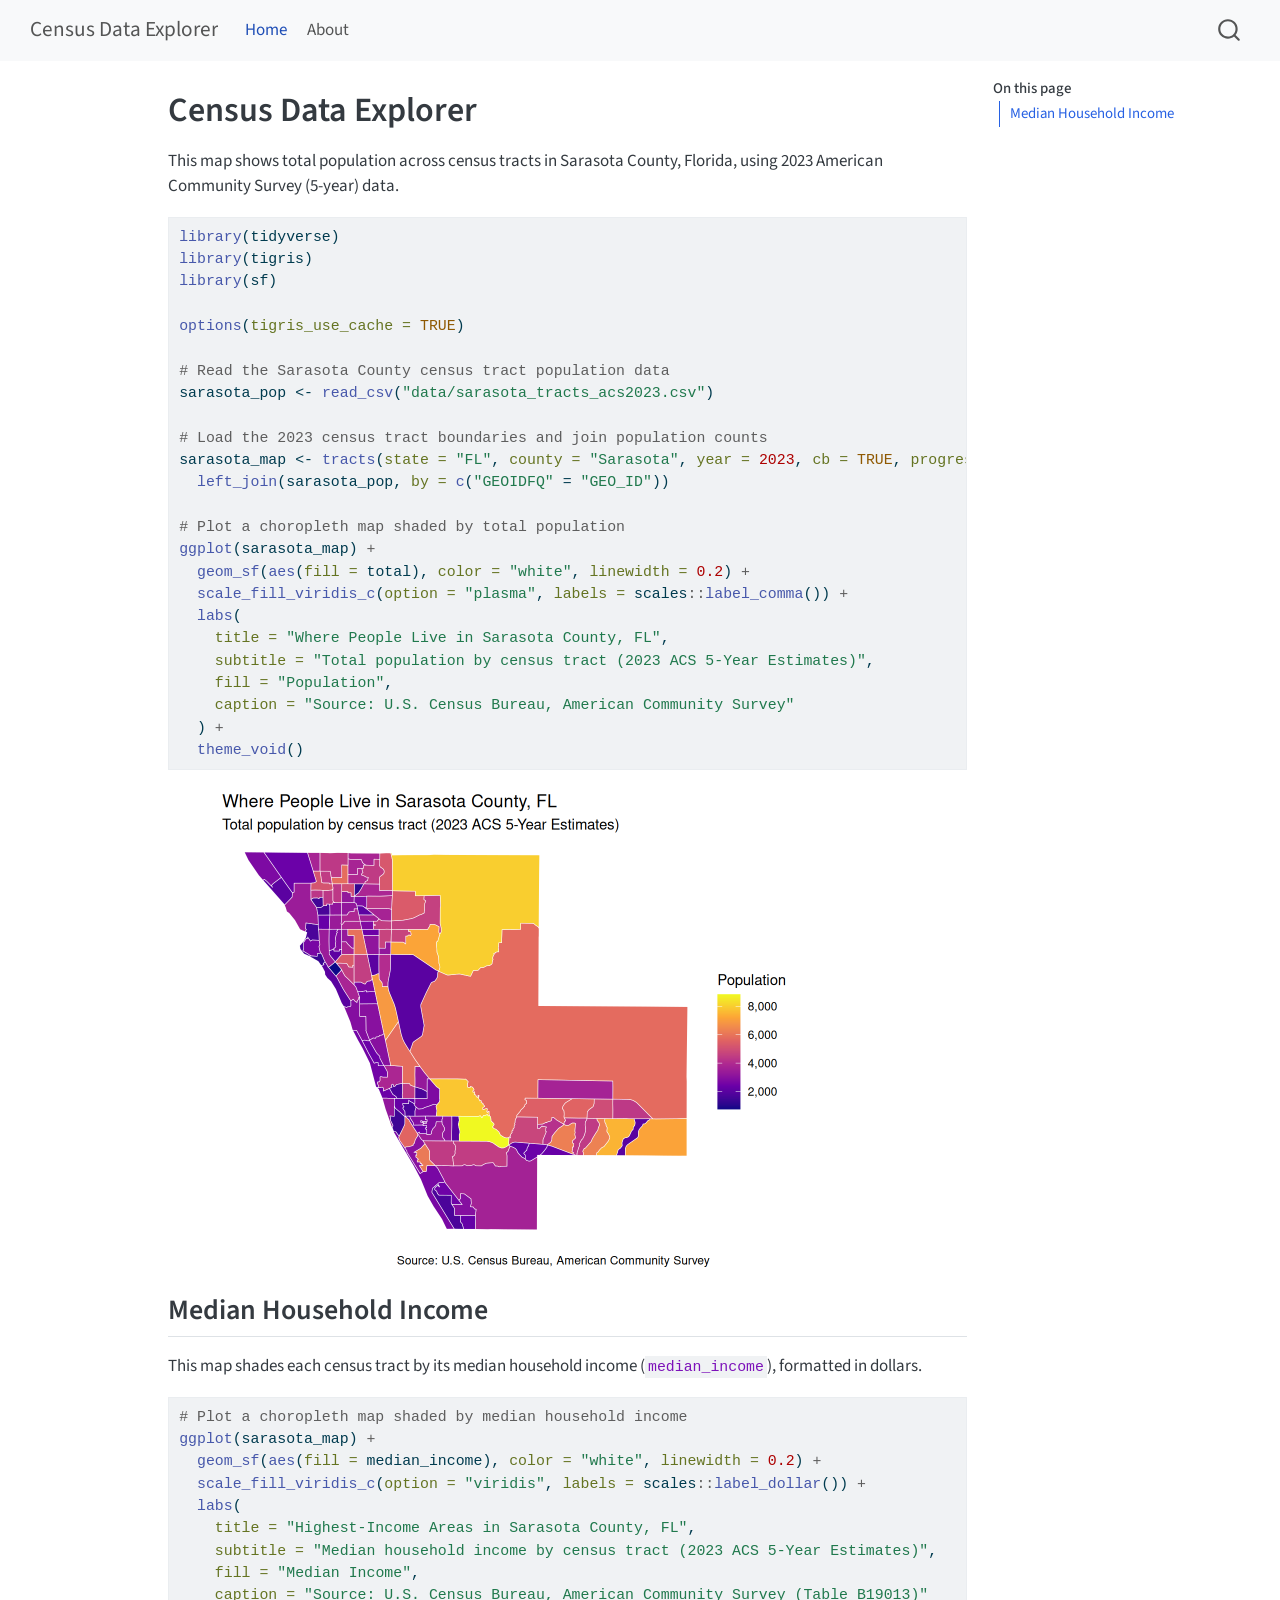
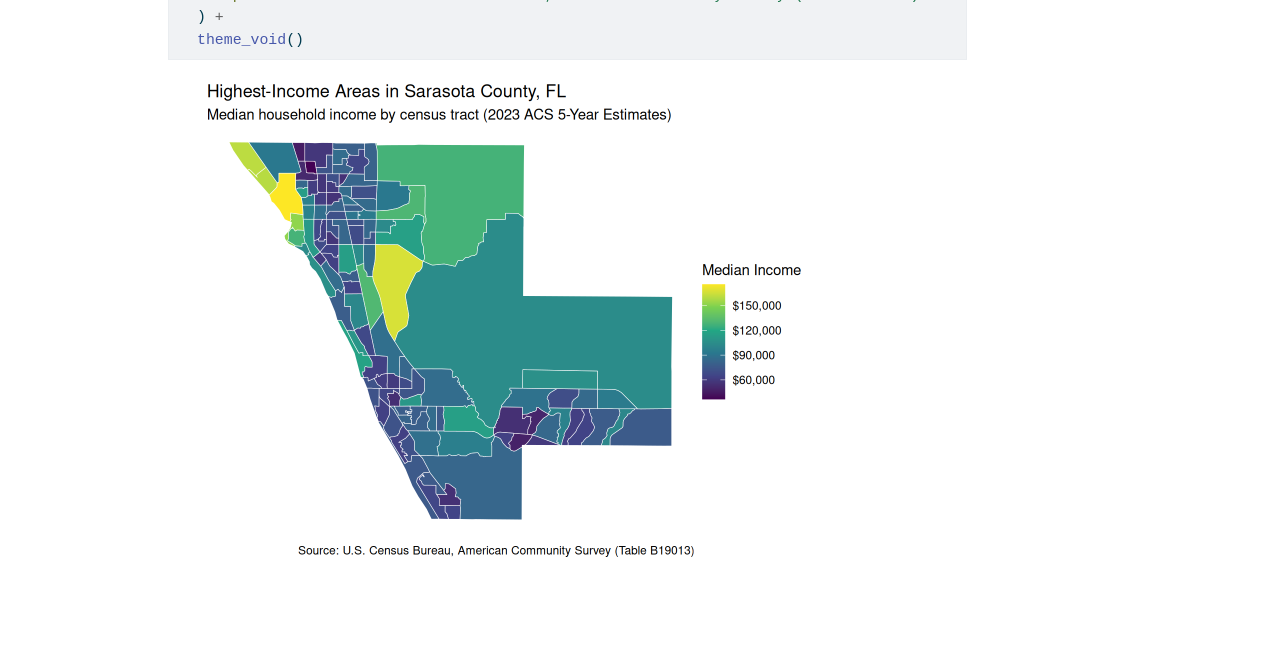
<file: index.html>
<!DOCTYPE html>
<html xmlns="http://www.w3.org/1999/xhtml" lang="en" xml:lang="en"><head>

<meta charset="utf-8">
<meta name="generator" content="quarto-1.10.19">

<meta name="viewport" content="width=device-width, initial-scale=1.0, user-scalable=yes">


<title>Census Data Explorer</title>
<style>
/* Default styles provided by pandoc.
** See https://pandoc.org/MANUAL.html#variables-for-html for config info.
*/
span.smallcaps{font-variant: small-caps;}
div.columns{display: flex; gap: 1.5em;}
div.column{flex: auto;}
@media screen {
div.columns{gap: min(4vw, 1.5em);}
div.column{overflow-x: auto;}
}
div.hanging-indent{margin-left: 1.5em; text-indent: -1.5em;}
ul.task-list{list-style: none;}
ul.task-list li input[type="checkbox"] {
  width: 0.8em;
  margin: 0 0.8em 0.2em -1em; /* quarto-specific, see https://github.com/quarto-dev/quarto-cli/issues/4556 */ 
  vertical-align: middle;
}
/* CSS for syntax highlighting */
html { -webkit-text-size-adjust: 100%; }
pre > code.sourceCode { white-space: pre; position: relative; }
pre > code.sourceCode > span { display: inline-block; line-height: 1.25; }
pre > code.sourceCode > span:empty { height: 1.2em; }
.sourceCode { overflow: visible; }
code.sourceCode > span { color: inherit; text-decoration: inherit; }
div.sourceCode { margin: 1em 0; }
pre.sourceCode { margin: 0; }
@media screen {
div.sourceCode { overflow: auto; }
}
@media print {
pre > code.sourceCode { white-space: pre-wrap; }
pre > code.sourceCode > span { text-indent: -5em; padding-left: 5em; }
}
pre.numberSource code
  { counter-reset: source-line 0; }
pre.numberSource code > span
  { position: relative; left: -4em; counter-increment: source-line; }
pre.numberSource code > span > a:first-child::before
  { content: counter(source-line);
    position: relative; left: -1em; text-align: right; vertical-align: baseline;
    border: none; display: inline-block;
    -webkit-touch-callout: none; -webkit-user-select: none;
    -khtml-user-select: none; -moz-user-select: none;
    -ms-user-select: none; user-select: none;
    padding: 0 4px; width: 4em;
  }
pre.numberSource { margin-left: 3em;  padding-left: 4px; }
div.sourceCode
  {   }
@media screen {
pre > code.sourceCode > span > a:first-child::before { text-decoration: underline; }
}
</style>


<script src="site_libs/quarto-nav/quarto-nav.js"></script>
<script src="site_libs/quarto-nav/headroom.min.js"></script>
<script src="site_libs/clipboard/clipboard.min.js"></script>
<script src="site_libs/quarto-search/autocomplete.umd.js"></script>
<script src="site_libs/quarto-search/fuse.min.js"></script>
<script src="site_libs/quarto-search/quarto-search.js"></script>
<meta name="quarto:offset" content="./">
<script src="site_libs/quarto-html/quarto.js" type="module"></script>
<script src="site_libs/quarto-html/tabsets/tabsets.js" type="module"></script>
<script src="site_libs/quarto-html/popper.min.js"></script>
<script src="site_libs/quarto-html/tippy.umd.min.js"></script>
<script src="site_libs/quarto-html/anchor.min.js"></script>
<link href="site_libs/quarto-html/tippy.css" rel="stylesheet">
<link href="site_libs/quarto-html/quarto-syntax-highlighting-bf27225e3a48a9273f3daa8f8e829971.css" rel="stylesheet" id="quarto-text-highlighting-styles">
<script src="site_libs/bootstrap/bootstrap.min.js"></script>
<link href="site_libs/bootstrap/bootstrap-icons.css" rel="stylesheet">
<link href="site_libs/bootstrap/bootstrap-977607561cd60f84a551947bb62c3781.min.css" rel="stylesheet" append-hash="true" id="quarto-bootstrap" data-mode="light">
<script id="quarto-search-options" type="application/json">{
  "location": "navbar",
  "copy-button": false,
  "collapse-after": 3,
  "panel-placement": "end",
  "type": "overlay",
  "limit": 50,
  "keyboard-shortcut": [
    "f",
    "/",
    "s"
  ],
  "show-item-context": false,
  "language": {
    "search-no-results-text": "No results",
    "search-matching-documents-text": "matching documents",
    "search-copy-link-title": "Copy link to search",
    "search-hide-matches-text": "Hide additional matches",
    "search-more-match-text": "more match in this document",
    "search-more-matches-text": "more matches in this document",
    "search-clear-button-title": "Clear",
    "search-text-placeholder": "",
    "search-detached-cancel-button-title": "Cancel",
    "search-submit-button-title": "Submit",
    "search-label": "Search"
  }
}</script>


<link rel="stylesheet" href="styles.css">
</head>

<body class="nav-fixed quarto-light">

<div id="quarto-search-results"></div>
  <header id="quarto-header" class="headroom fixed-top">
    <nav class="navbar navbar-expand-lg " data-bs-theme="dark">
      <div class="navbar-container container-fluid">
      <div class="navbar-brand-container mx-auto">
    <a class="navbar-brand" href="./index.html">
    <span class="navbar-title">Census Data Explorer</span>
    </a>
  </div>
            <div id="quarto-search" class="" title="Search"></div>
          <button class="navbar-toggler" type="button" data-bs-toggle="collapse" data-bs-target="#navbarCollapse" aria-controls="navbarCollapse" role="menu" aria-expanded="false" aria-label="Toggle navigation" onclick="if (window.quartoToggleHeadroom) { window.quartoToggleHeadroom(); }">
  <span class="navbar-toggler-icon"></span>
</button>
          <div class="collapse navbar-collapse" id="navbarCollapse">
            <ul class="navbar-nav navbar-nav-scroll me-auto">
  <li class="nav-item">
    <a class="nav-link active" href="./index.html" aria-current="page"> 
<span class="menu-text">Home</span></a>
  </li>  
  <li class="nav-item">
    <a class="nav-link" href="./about.html"> 
<span class="menu-text">About</span></a>
  </li>  
</ul>
          </div> <!-- /navcollapse -->
            <div class="quarto-navbar-tools">
</div>
      </div> <!-- /container-fluid -->
    </nav>
</header>
<!-- content -->
<div id="quarto-content" class="quarto-container page-columns page-rows-contents page-layout-article page-navbar">
<!-- sidebar -->
<!-- margin-sidebar -->
    <div id="quarto-margin-sidebar" class="sidebar margin-sidebar">
        <nav id="TOC" role="doc-toc" class="toc-active">
    <h2 id="toc-title">On this page</h2>
   
  <ul>
  <li><a href="#median-household-income" id="toc-median-household-income" class="nav-link active" data-scroll-target="#median-household-income">Median Household Income</a></li>
  </ul>
</nav>
    </div>
<!-- main -->
<main class="content" id="quarto-document-content">

<header id="title-block-header" class="quarto-title-block default">
<div class="quarto-title">
<h1 class="title">Census Data Explorer</h1>
</div>



<div class="quarto-title-meta">

    
  
    
  </div>
  


</header>


<p>This map shows total population across census tracts in Sarasota County, Florida, using 2023 American Community Survey (5-year) data.</p>
<div class="cell">
<div class="code-copy-outer-scaffold"><div class="sourceCode cell-code" id="cb1"><pre class="sourceCode r code-with-copy"><code class="sourceCode r"><span id="cb1-1"><a href="#cb1-1" aria-hidden="true" tabindex="-1"></a><span class="fu">library</span>(tidyverse)</span>
<span id="cb1-2"><a href="#cb1-2" aria-hidden="true" tabindex="-1"></a><span class="fu">library</span>(tigris)</span>
<span id="cb1-3"><a href="#cb1-3" aria-hidden="true" tabindex="-1"></a><span class="fu">library</span>(sf)</span>
<span id="cb1-4"><a href="#cb1-4" aria-hidden="true" tabindex="-1"></a></span>
<span id="cb1-5"><a href="#cb1-5" aria-hidden="true" tabindex="-1"></a><span class="fu">options</span>(<span class="at">tigris_use_cache =</span> <span class="cn">TRUE</span>)</span>
<span id="cb1-6"><a href="#cb1-6" aria-hidden="true" tabindex="-1"></a></span>
<span id="cb1-7"><a href="#cb1-7" aria-hidden="true" tabindex="-1"></a><span class="co"># Read the Sarasota County census tract population data</span></span>
<span id="cb1-8"><a href="#cb1-8" aria-hidden="true" tabindex="-1"></a>sarasota_pop <span class="ot">&lt;-</span> <span class="fu">read_csv</span>(<span class="st">"data/sarasota_tracts_acs2023.csv"</span>)</span>
<span id="cb1-9"><a href="#cb1-9" aria-hidden="true" tabindex="-1"></a></span>
<span id="cb1-10"><a href="#cb1-10" aria-hidden="true" tabindex="-1"></a><span class="co"># Load the 2023 census tract boundaries and join population counts</span></span>
<span id="cb1-11"><a href="#cb1-11" aria-hidden="true" tabindex="-1"></a>sarasota_map <span class="ot">&lt;-</span> <span class="fu">tracts</span>(<span class="at">state =</span> <span class="st">"FL"</span>, <span class="at">county =</span> <span class="st">"Sarasota"</span>, <span class="at">year =</span> <span class="dv">2023</span>, <span class="at">cb =</span> <span class="cn">TRUE</span>, <span class="at">progress_bar =</span> <span class="cn">FALSE</span>) <span class="sc">|&gt;</span></span>
<span id="cb1-12"><a href="#cb1-12" aria-hidden="true" tabindex="-1"></a>  <span class="fu">left_join</span>(sarasota_pop, <span class="at">by =</span> <span class="fu">c</span>(<span class="st">"GEOIDFQ"</span> <span class="ot">=</span> <span class="st">"GEO_ID"</span>))</span>
<span id="cb1-13"><a href="#cb1-13" aria-hidden="true" tabindex="-1"></a></span>
<span id="cb1-14"><a href="#cb1-14" aria-hidden="true" tabindex="-1"></a><span class="co"># Plot a choropleth map shaded by total population</span></span>
<span id="cb1-15"><a href="#cb1-15" aria-hidden="true" tabindex="-1"></a><span class="fu">ggplot</span>(sarasota_map) <span class="sc">+</span></span>
<span id="cb1-16"><a href="#cb1-16" aria-hidden="true" tabindex="-1"></a>  <span class="fu">geom_sf</span>(<span class="fu">aes</span>(<span class="at">fill =</span> total), <span class="at">color =</span> <span class="st">"white"</span>, <span class="at">linewidth =</span> <span class="fl">0.2</span>) <span class="sc">+</span></span>
<span id="cb1-17"><a href="#cb1-17" aria-hidden="true" tabindex="-1"></a>  <span class="fu">scale_fill_viridis_c</span>(<span class="at">option =</span> <span class="st">"plasma"</span>, <span class="at">labels =</span> scales<span class="sc">::</span><span class="fu">label_comma</span>()) <span class="sc">+</span></span>
<span id="cb1-18"><a href="#cb1-18" aria-hidden="true" tabindex="-1"></a>  <span class="fu">labs</span>(</span>
<span id="cb1-19"><a href="#cb1-19" aria-hidden="true" tabindex="-1"></a>    <span class="at">title =</span> <span class="st">"Where People Live in Sarasota County, FL"</span>,</span>
<span id="cb1-20"><a href="#cb1-20" aria-hidden="true" tabindex="-1"></a>    <span class="at">subtitle =</span> <span class="st">"Total population by census tract (2023 ACS 5-Year Estimates)"</span>,</span>
<span id="cb1-21"><a href="#cb1-21" aria-hidden="true" tabindex="-1"></a>    <span class="at">fill =</span> <span class="st">"Population"</span>,</span>
<span id="cb1-22"><a href="#cb1-22" aria-hidden="true" tabindex="-1"></a>    <span class="at">caption =</span> <span class="st">"Source: U.S. Census Bureau, American Community Survey"</span></span>
<span id="cb1-23"><a href="#cb1-23" aria-hidden="true" tabindex="-1"></a>  ) <span class="sc">+</span></span>
<span id="cb1-24"><a href="#cb1-24" aria-hidden="true" tabindex="-1"></a>  <span class="fu">theme_void</span>()</span></code></pre></div><button title="Copy to Clipboard" class="code-copy-button"><i class="bi"></i></button></div>
<div class="cell-output-display">
<div>
<figure class="figure">
<p><img src="index_files/figure-html/unnamed-chunk-1-1.png" class="img-fluid figure-img" width="672"></p>
</figure>
</div>
</div>
</div>
<section id="median-household-income" class="level2">
<h2 class="anchored" data-anchor-id="median-household-income">Median Household Income</h2>
<p>This map shades each census tract by its median household income (<code>median_income</code>), formatted in dollars.</p>
<div class="cell">
<div class="code-copy-outer-scaffold"><div class="sourceCode cell-code" id="cb2"><pre class="sourceCode r code-with-copy"><code class="sourceCode r"><span id="cb2-1"><a href="#cb2-1" aria-hidden="true" tabindex="-1"></a><span class="co"># Plot a choropleth map shaded by median household income</span></span>
<span id="cb2-2"><a href="#cb2-2" aria-hidden="true" tabindex="-1"></a><span class="fu">ggplot</span>(sarasota_map) <span class="sc">+</span></span>
<span id="cb2-3"><a href="#cb2-3" aria-hidden="true" tabindex="-1"></a>  <span class="fu">geom_sf</span>(<span class="fu">aes</span>(<span class="at">fill =</span> median_income), <span class="at">color =</span> <span class="st">"white"</span>, <span class="at">linewidth =</span> <span class="fl">0.2</span>) <span class="sc">+</span></span>
<span id="cb2-4"><a href="#cb2-4" aria-hidden="true" tabindex="-1"></a>  <span class="fu">scale_fill_viridis_c</span>(<span class="at">option =</span> <span class="st">"viridis"</span>, <span class="at">labels =</span> scales<span class="sc">::</span><span class="fu">label_dollar</span>()) <span class="sc">+</span></span>
<span id="cb2-5"><a href="#cb2-5" aria-hidden="true" tabindex="-1"></a>  <span class="fu">labs</span>(</span>
<span id="cb2-6"><a href="#cb2-6" aria-hidden="true" tabindex="-1"></a>    <span class="at">title =</span> <span class="st">"Highest-Income Areas in Sarasota County, FL"</span>,</span>
<span id="cb2-7"><a href="#cb2-7" aria-hidden="true" tabindex="-1"></a>    <span class="at">subtitle =</span> <span class="st">"Median household income by census tract (2023 ACS 5-Year Estimates)"</span>,</span>
<span id="cb2-8"><a href="#cb2-8" aria-hidden="true" tabindex="-1"></a>    <span class="at">fill =</span> <span class="st">"Median Income"</span>,</span>
<span id="cb2-9"><a href="#cb2-9" aria-hidden="true" tabindex="-1"></a>    <span class="at">caption =</span> <span class="st">"Source: U.S. Census Bureau, American Community Survey (Table B19013)"</span></span>
<span id="cb2-10"><a href="#cb2-10" aria-hidden="true" tabindex="-1"></a>  ) <span class="sc">+</span></span>
<span id="cb2-11"><a href="#cb2-11" aria-hidden="true" tabindex="-1"></a>  <span class="fu">theme_void</span>()</span></code></pre></div><button title="Copy to Clipboard" class="code-copy-button"><i class="bi"></i></button></div>
<div class="cell-output-display">
<div>
<figure class="figure">
<p><img src="index_files/figure-html/unnamed-chunk-2-1.png" class="img-fluid figure-img" width="672"></p>
</figure>
</div>
</div>
</div>


</section>

</main> <!-- /main -->
<script id="quarto-html-after-body" type="application/javascript">
  window.document.addEventListener("DOMContentLoaded", function (event) {
    const icon = "";
    const anchorJS = new window.AnchorJS();
    anchorJS.options = {
      placement: 'right',
      icon: icon
    };
    anchorJS.add('.anchored');
    const isCodeAnnotation = (el) => {
      for (const clz of el.classList) {
        if (clz.startsWith('code-annotation-')) {                     
          return true;
        }
      }
      return false;
    }
    const onCopySuccess = function(e) {
      // button target
      const button = e.trigger;
      // don't keep focus
      button.blur();
      // flash "checked"
      button.classList.add('code-copy-button-checked');
      var currentTitle = button.getAttribute("title");
      button.setAttribute("title", "Copied!");
      let tooltip;
      if (window.bootstrap) {
        button.setAttribute("data-bs-toggle", "tooltip");
        button.setAttribute("data-bs-placement", "left");
        button.setAttribute("data-bs-title", "Copied!");
        tooltip = new bootstrap.Tooltip(button, 
          { trigger: "manual", 
            customClass: "code-copy-button-tooltip",
            offset: [0, -8]});
        tooltip.show();    
      }
      setTimeout(function() {
        if (tooltip) {
          tooltip.hide();
          button.removeAttribute("data-bs-title");
          button.removeAttribute("data-bs-toggle");
          button.removeAttribute("data-bs-placement");
        }
        button.setAttribute("title", currentTitle);
        button.classList.remove('code-copy-button-checked');
      }, 1000);
      // clear code selection
      e.clearSelection();
    }
    const getTextToCopy = function(trigger) {
      const outerScaffold = trigger.parentElement.cloneNode(true);
      const codeEl = outerScaffold.querySelector('code');
      for (const childEl of codeEl.children) {
        if (isCodeAnnotation(childEl)) {
          childEl.remove();
        }
      }
      return codeEl.innerText;
    }
    const clipboard = new window.ClipboardJS('.code-copy-button:not([data-in-quarto-modal])', {
      text: getTextToCopy
    });
    clipboard.on('success', onCopySuccess);
    if (window.document.getElementById('quarto-embedded-source-code-modal')) {
      const clipboardModal = new window.ClipboardJS('.code-copy-button[data-in-quarto-modal]', {
        text: getTextToCopy,
        container: window.document.getElementById('quarto-embedded-source-code-modal')
      });
      clipboardModal.on('success', onCopySuccess);
    }
      var localhostRegex = new RegExp(/^(?:http|https):\/\/localhost\:?[0-9]*\//);
      var mailtoRegex = new RegExp(/^mailto:/);
        var filterRegex = new RegExp("https:\/\/Lizzie-Spee21\.github\.io\/census\/");
      var isInternal = (href) => {
          return filterRegex.test(href) || localhostRegex.test(href) || mailtoRegex.test(href);
      }
      // Inspect non-navigation links and adorn them if external
     var links = window.document.querySelectorAll('a[href]:not(.nav-link):not(.navbar-brand):not(.toc-action):not(.sidebar-link):not(.sidebar-item-toggle):not(.pagination-link):not(.no-external):not([aria-hidden]):not(.dropdown-item):not(.quarto-navigation-tool):not(.about-link)');
      for (var i=0; i<links.length; i++) {
        const link = links[i];
        if (!isInternal(link.href)) {
          // undo the damage that might have been done by quarto-nav.js in the case of
          // links that we want to consider external
          if (link.dataset.originalHref !== undefined) {
            link.href = link.dataset.originalHref;
          }
        }
      }
    function tippyHover(el, contentFn, onTriggerFn, onUntriggerFn) {
      const config = {
        allowHTML: true,
        maxWidth: 500,
        delay: 100,
        arrow: false,
        appendTo: function(el) {
            return el.parentElement;
        },
        interactive: true,
        interactiveBorder: 10,
        theme: 'quarto',
        placement: 'bottom-start',
      };
      if (contentFn) {
        config.content = contentFn;
      }
      if (onTriggerFn) {
        config.onTrigger = onTriggerFn;
      }
      if (onUntriggerFn) {
        config.onUntrigger = onUntriggerFn;
      }
      window.tippy(el, config); 
    }
    const noterefs = window.document.querySelectorAll('a[role="doc-noteref"]');
    for (var i=0; i<noterefs.length; i++) {
      const ref = noterefs[i];
      tippyHover(ref, function() {
        // use id or data attribute instead here
        let href = ref.getAttribute('data-footnote-href') || ref.getAttribute('href');
        try { href = new URL(href).hash; } catch {}
        const id = href.replace(/^#\/?/, "");
        const note = window.document.getElementById(id);
        if (note) {
          return note.innerHTML;
        } else {
          return "";
        }
      });
    }
    const xrefs = window.document.querySelectorAll('a.quarto-xref');
    const processXRef = (id, note) => {
      // Strip column container classes
      const stripColumnClz = (el) => {
        el.classList.remove("page-full", "page-columns");
        if (el.children) {
          for (const child of el.children) {
            stripColumnClz(child);
          }
        }
      }
      stripColumnClz(note)
      if (id === null || id.startsWith('sec-')) {
        // Special case sections, only their first couple elements
        const container = document.createElement("div");
        if (note.children && note.children.length > 2) {
          container.appendChild(note.children[0].cloneNode(true));
          for (let i = 1; i < note.children.length; i++) {
            const child = note.children[i];
            if (child.tagName === "P" && child.innerText === "") {
              continue;
            } else {
              container.appendChild(child.cloneNode(true));
              break;
            }
          }
          if (window.Quarto?.typesetMath) {
            window.Quarto.typesetMath(container);
          }
          return container.innerHTML
        } else {
          if (window.Quarto?.typesetMath) {
            window.Quarto.typesetMath(note);
          }
          return note.innerHTML;
        }
      } else {
        // Remove any anchor links if they are present
        const anchorLink = note.querySelector('a.anchorjs-link');
        if (anchorLink) {
          anchorLink.remove();
        }
        if (window.Quarto?.typesetMath) {
          window.Quarto.typesetMath(note);
        }
        if (note.classList.contains("callout")) {
          return note.outerHTML;
        } else {
          return note.innerHTML;
        }
      }
    }
    for (var i=0; i<xrefs.length; i++) {
      const xref = xrefs[i];
      tippyHover(xref, undefined, function(instance) {
        instance.disable();
        let url = xref.getAttribute('href');
        let hash = undefined; 
        if (url.startsWith('#')) {
          hash = url;
        } else {
          try { hash = new URL(url).hash; } catch {}
        }
        if (hash) {
          const id = hash.replace(/^#\/?/, "");
          const note = window.document.getElementById(id);
          if (note !== null) {
            try {
              const html = processXRef(id, note.cloneNode(true));
              instance.setContent(html);
            } finally {
              instance.enable();
              instance.show();
            }
          } else {
            // See if we can fetch this
            fetch(url.split('#')[0])
            .then(res => res.text())
            .then(html => {
              const parser = new DOMParser();
              const htmlDoc = parser.parseFromString(html, "text/html");
              const note = htmlDoc.getElementById(id);
              if (note !== null) {
                const html = processXRef(id, note);
                instance.setContent(html);
              } 
            }).finally(() => {
              instance.enable();
              instance.show();
            });
          }
        } else {
          // See if we can fetch a full url (with no hash to target)
          // This is a special case and we should probably do some content thinning / targeting
          fetch(url)
          .then(res => res.text())
          .then(html => {
            const parser = new DOMParser();
            const htmlDoc = parser.parseFromString(html, "text/html");
            const note = htmlDoc.querySelector('main.content');
            if (note !== null) {
              // This should only happen for chapter cross references
              // (since there is no id in the URL)
              // remove the first header
              if (note.children.length > 0 && note.children[0].tagName === "HEADER") {
                note.children[0].remove();
              }
              const html = processXRef(null, note);
              instance.setContent(html);
            } 
          }).finally(() => {
            instance.enable();
            instance.show();
          });
        }
      }, function(instance) {
      });
    }
        let selectedAnnoteEl;
        const selectorForAnnotation = ( cell, annotation) => {
          let cellAttr = 'data-code-cell="' + cell + '"';
          let lineAttr = 'data-code-annotation="' +  annotation + '"';
          const selector = 'span[' + cellAttr + '][' + lineAttr + ']';
          return selector;
        }
        const selectCodeLines = (annoteEl) => {
          const doc = window.document;
          const targetCell = annoteEl.getAttribute("data-target-cell");
          const targetAnnotation = annoteEl.getAttribute("data-target-annotation");
          const annoteSpan = window.document.querySelector(selectorForAnnotation(targetCell, targetAnnotation));
          const lines = annoteSpan.getAttribute("data-code-lines").split(",");
          const lineIds = lines.map((line) => {
            return targetCell + "-" + line;
          })
          let top = null;
          let height = null;
          let parent = null;
          if (lineIds.length > 0) {
              //compute the position of the single el (top and bottom and make a div)
              const el = window.document.getElementById(lineIds[0]);
              top = el.offsetTop;
              height = el.offsetHeight;
              parent = el.parentElement.parentElement;
            if (lineIds.length > 1) {
              const lastEl = window.document.getElementById(lineIds[lineIds.length - 1]);
              const bottom = lastEl.offsetTop + lastEl.offsetHeight;
              height = bottom - top;
            }
            if (top !== null && height !== null && parent !== null) {
              // cook up a div (if necessary) and position it 
              let div = window.document.getElementById("code-annotation-line-highlight");
              if (div === null) {
                div = window.document.createElement("div");
                div.setAttribute("id", "code-annotation-line-highlight");
                div.style.position = 'absolute';
                parent.appendChild(div);
              }
              div.style.top = top - 2 + "px";
              div.style.height = height + 4 + "px";
              div.style.left = 0;
              let gutterDiv = window.document.getElementById("code-annotation-line-highlight-gutter");
              if (gutterDiv === null) {
                gutterDiv = window.document.createElement("div");
                gutterDiv.setAttribute("id", "code-annotation-line-highlight-gutter");
                gutterDiv.style.position = 'absolute';
                const codeCell = window.document.getElementById(targetCell);
                const gutter = codeCell.querySelector('.code-annotation-gutter');
                gutter.appendChild(gutterDiv);
              }
              gutterDiv.style.top = top - 2 + "px";
              gutterDiv.style.height = height + 4 + "px";
            }
            selectedAnnoteEl = annoteEl;
          }
        };
        const unselectCodeLines = () => {
          const elementsIds = ["code-annotation-line-highlight", "code-annotation-line-highlight-gutter"];
          elementsIds.forEach((elId) => {
            const div = window.document.getElementById(elId);
            if (div) {
              div.remove();
            }
          });
          selectedAnnoteEl = undefined;
        };
          // Handle positioning of the toggle
      window.addEventListener(
        "resize",
        throttle(() => {
          elRect = undefined;
          if (selectedAnnoteEl) {
            selectCodeLines(selectedAnnoteEl);
          }
        }, 10)
      );
      function throttle(fn, ms) {
      let throttle = false;
      let timer;
        return (...args) => {
          if(!throttle) { // first call gets through
              fn.apply(this, args);
              throttle = true;
          } else { // all the others get throttled
              if(timer) clearTimeout(timer); // cancel #2
              timer = setTimeout(() => {
                fn.apply(this, args);
                timer = throttle = false;
              }, ms);
          }
        };
      }
        // Attach click handler to the DT
        const annoteDls = window.document.querySelectorAll('dt[data-target-cell]');
        for (const annoteDlNode of annoteDls) {
          annoteDlNode.addEventListener('click', (event) => {
            const clickedEl = event.target;
            if (clickedEl !== selectedAnnoteEl) {
              unselectCodeLines();
              const activeEl = window.document.querySelector('dt[data-target-cell].code-annotation-active');
              if (activeEl) {
                activeEl.classList.remove('code-annotation-active');
              }
              selectCodeLines(clickedEl);
              clickedEl.classList.add('code-annotation-active');
            } else {
              // Unselect the line
              unselectCodeLines();
              clickedEl.classList.remove('code-annotation-active');
            }
          });
        }
    const findCites = (el) => {
      const parentEl = el.parentElement;
      if (parentEl) {
        const cites = parentEl.dataset.cites;
        if (cites) {
          return {
            el,
            cites: cites.split(' ')
          };
        } else {
          return findCites(el.parentElement)
        }
      } else {
        return undefined;
      }
    };
    var bibliorefs = window.document.querySelectorAll('a[role="doc-biblioref"]');
    for (var i=0; i<bibliorefs.length; i++) {
      const ref = bibliorefs[i];
      const citeInfo = findCites(ref);
      if (citeInfo) {
        tippyHover(citeInfo.el, function() {
          var popup = window.document.createElement('div');
          citeInfo.cites.forEach(function(cite) {
            var citeDiv = window.document.createElement('div');
            citeDiv.classList.add('hanging-indent');
            citeDiv.classList.add('csl-entry');
            var biblioDiv = window.document.getElementById('ref-' + cite);
            if (biblioDiv) {
              citeDiv.innerHTML = biblioDiv.innerHTML;
            }
            popup.appendChild(citeDiv);
          });
          return popup.innerHTML;
        });
      }
    }
  });
  </script>
</div> <!-- /content -->




</body></html>
</file>
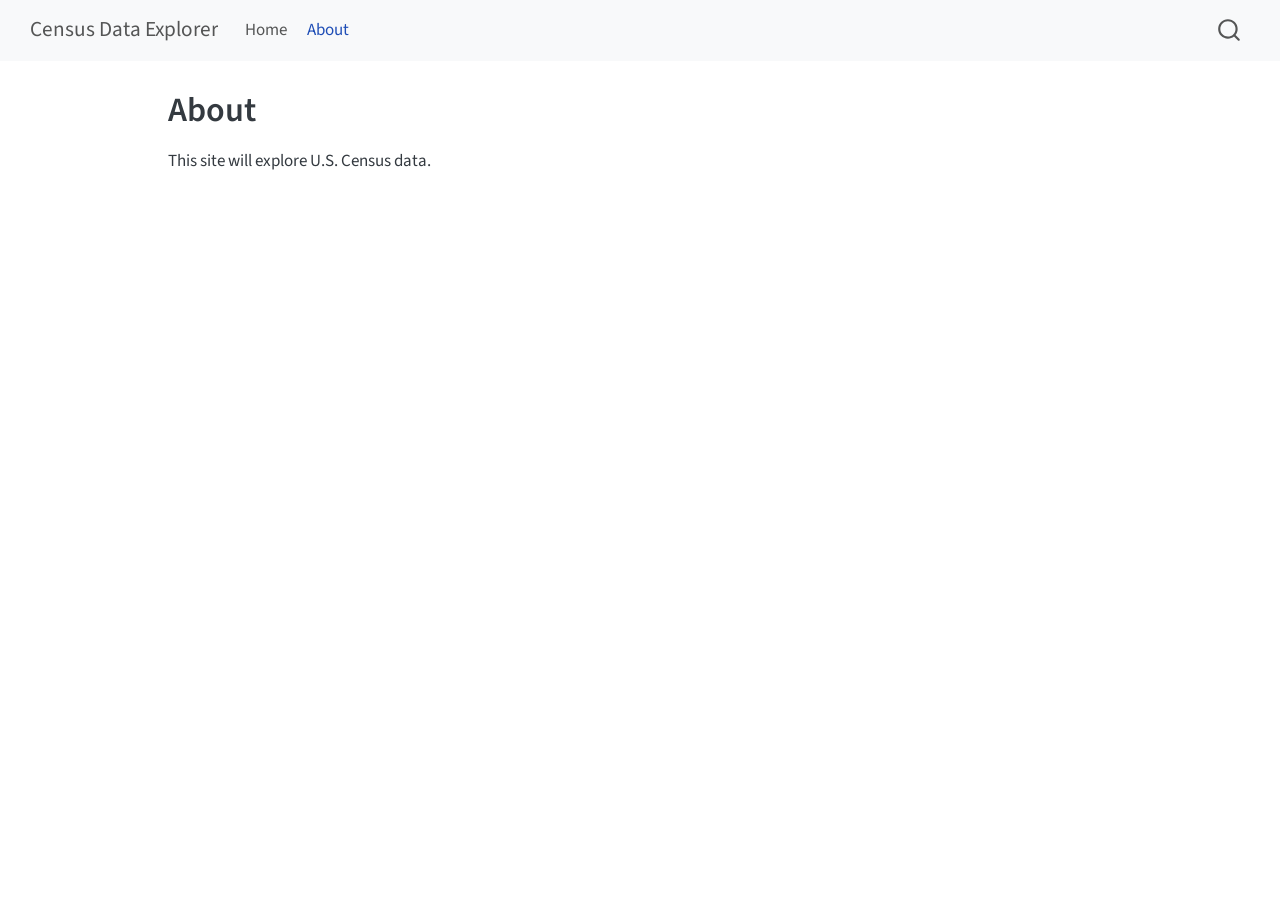
<file: about.html>
<!DOCTYPE html>
<html xmlns="http://www.w3.org/1999/xhtml" lang="en" xml:lang="en"><head>

<meta charset="utf-8">
<meta name="generator" content="quarto-1.10.19">

<meta name="viewport" content="width=device-width, initial-scale=1.0, user-scalable=yes">


<title>About – Census Data Explorer</title>
<style>
/* Default styles provided by pandoc.
** See https://pandoc.org/MANUAL.html#variables-for-html for config info.
*/
span.smallcaps{font-variant: small-caps;}
div.columns{display: flex; gap: 1.5em;}
div.column{flex: auto;}
@media screen {
div.columns{gap: min(4vw, 1.5em);}
div.column{overflow-x: auto;}
}
div.hanging-indent{margin-left: 1.5em; text-indent: -1.5em;}
ul.task-list{list-style: none;}
ul.task-list li input[type="checkbox"] {
  width: 0.8em;
  margin: 0 0.8em 0.2em -1em; /* quarto-specific, see https://github.com/quarto-dev/quarto-cli/issues/4556 */ 
  vertical-align: middle;
}
</style>


<script src="site_libs/quarto-nav/quarto-nav.js"></script>
<script src="site_libs/quarto-nav/headroom.min.js"></script>
<script src="site_libs/clipboard/clipboard.min.js"></script>
<script src="site_libs/quarto-search/autocomplete.umd.js"></script>
<script src="site_libs/quarto-search/fuse.min.js"></script>
<script src="site_libs/quarto-search/quarto-search.js"></script>
<meta name="quarto:offset" content="./">
<script src="site_libs/quarto-html/quarto.js" type="module"></script>
<script src="site_libs/quarto-html/tabsets/tabsets.js" type="module"></script>
<script src="site_libs/quarto-html/popper.min.js"></script>
<script src="site_libs/quarto-html/tippy.umd.min.js"></script>
<script src="site_libs/quarto-html/anchor.min.js"></script>
<link href="site_libs/quarto-html/tippy.css" rel="stylesheet">
<link href="site_libs/quarto-html/quarto-syntax-highlighting-bf27225e3a48a9273f3daa8f8e829971.css" rel="stylesheet" id="quarto-text-highlighting-styles">
<script src="site_libs/bootstrap/bootstrap.min.js"></script>
<link href="site_libs/bootstrap/bootstrap-icons.css" rel="stylesheet">
<link href="site_libs/bootstrap/bootstrap-977607561cd60f84a551947bb62c3781.min.css" rel="stylesheet" append-hash="true" id="quarto-bootstrap" data-mode="light">
<script id="quarto-search-options" type="application/json">{
  "location": "navbar",
  "copy-button": false,
  "collapse-after": 3,
  "panel-placement": "end",
  "type": "overlay",
  "limit": 50,
  "keyboard-shortcut": [
    "f",
    "/",
    "s"
  ],
  "show-item-context": false,
  "language": {
    "search-no-results-text": "No results",
    "search-matching-documents-text": "matching documents",
    "search-copy-link-title": "Copy link to search",
    "search-hide-matches-text": "Hide additional matches",
    "search-more-match-text": "more match in this document",
    "search-more-matches-text": "more matches in this document",
    "search-clear-button-title": "Clear",
    "search-text-placeholder": "",
    "search-detached-cancel-button-title": "Cancel",
    "search-submit-button-title": "Submit",
    "search-label": "Search"
  }
}</script>


<link rel="stylesheet" href="styles.css">
</head>

<body class="nav-fixed quarto-light">

<div id="quarto-search-results"></div>
  <header id="quarto-header" class="headroom fixed-top">
    <nav class="navbar navbar-expand-lg " data-bs-theme="dark">
      <div class="navbar-container container-fluid">
      <div class="navbar-brand-container mx-auto">
    <a class="navbar-brand" href="./index.html">
    <span class="navbar-title">Census Data Explorer</span>
    </a>
  </div>
            <div id="quarto-search" class="" title="Search"></div>
          <button class="navbar-toggler" type="button" data-bs-toggle="collapse" data-bs-target="#navbarCollapse" aria-controls="navbarCollapse" role="menu" aria-expanded="false" aria-label="Toggle navigation" onclick="if (window.quartoToggleHeadroom) { window.quartoToggleHeadroom(); }">
  <span class="navbar-toggler-icon"></span>
</button>
          <div class="collapse navbar-collapse" id="navbarCollapse">
            <ul class="navbar-nav navbar-nav-scroll me-auto">
  <li class="nav-item">
    <a class="nav-link" href="./index.html"> 
<span class="menu-text">Home</span></a>
  </li>  
  <li class="nav-item">
    <a class="nav-link active" href="./about.html" aria-current="page"> 
<span class="menu-text">About</span></a>
  </li>  
</ul>
          </div> <!-- /navcollapse -->
            <div class="quarto-navbar-tools">
</div>
      </div> <!-- /container-fluid -->
    </nav>
</header>
<!-- content -->
<div id="quarto-content" class="quarto-container page-columns page-rows-contents page-layout-article page-navbar">
<!-- sidebar -->
<!-- margin-sidebar -->
    <div id="quarto-margin-sidebar" class="sidebar margin-sidebar zindex-bottom">
        
    </div>
<!-- main -->
<main class="content" id="quarto-document-content">

<header id="title-block-header" class="quarto-title-block default">
<div class="quarto-title">
<h1 class="title">About</h1>
</div>



<div class="quarto-title-meta">

    
  
    
  </div>
  


</header>


<p>This site will explore U.S. Census data.</p>



</main> <!-- /main -->
<script id="quarto-html-after-body" type="application/javascript">
  window.document.addEventListener("DOMContentLoaded", function (event) {
    const icon = "";
    const anchorJS = new window.AnchorJS();
    anchorJS.options = {
      placement: 'right',
      icon: icon
    };
    anchorJS.add('.anchored');
    const isCodeAnnotation = (el) => {
      for (const clz of el.classList) {
        if (clz.startsWith('code-annotation-')) {                     
          return true;
        }
      }
      return false;
    }
    const onCopySuccess = function(e) {
      // button target
      const button = e.trigger;
      // don't keep focus
      button.blur();
      // flash "checked"
      button.classList.add('code-copy-button-checked');
      var currentTitle = button.getAttribute("title");
      button.setAttribute("title", "Copied!");
      let tooltip;
      if (window.bootstrap) {
        button.setAttribute("data-bs-toggle", "tooltip");
        button.setAttribute("data-bs-placement", "left");
        button.setAttribute("data-bs-title", "Copied!");
        tooltip = new bootstrap.Tooltip(button, 
          { trigger: "manual", 
            customClass: "code-copy-button-tooltip",
            offset: [0, -8]});
        tooltip.show();    
      }
      setTimeout(function() {
        if (tooltip) {
          tooltip.hide();
          button.removeAttribute("data-bs-title");
          button.removeAttribute("data-bs-toggle");
          button.removeAttribute("data-bs-placement");
        }
        button.setAttribute("title", currentTitle);
        button.classList.remove('code-copy-button-checked');
      }, 1000);
      // clear code selection
      e.clearSelection();
    }
    const getTextToCopy = function(trigger) {
      const outerScaffold = trigger.parentElement.cloneNode(true);
      const codeEl = outerScaffold.querySelector('code');
      for (const childEl of codeEl.children) {
        if (isCodeAnnotation(childEl)) {
          childEl.remove();
        }
      }
      return codeEl.innerText;
    }
    const clipboard = new window.ClipboardJS('.code-copy-button:not([data-in-quarto-modal])', {
      text: getTextToCopy
    });
    clipboard.on('success', onCopySuccess);
    if (window.document.getElementById('quarto-embedded-source-code-modal')) {
      const clipboardModal = new window.ClipboardJS('.code-copy-button[data-in-quarto-modal]', {
        text: getTextToCopy,
        container: window.document.getElementById('quarto-embedded-source-code-modal')
      });
      clipboardModal.on('success', onCopySuccess);
    }
      var localhostRegex = new RegExp(/^(?:http|https):\/\/localhost\:?[0-9]*\//);
      var mailtoRegex = new RegExp(/^mailto:/);
        var filterRegex = new RegExp("https:\/\/Lizzie-Spee21\.github\.io\/census\/");
      var isInternal = (href) => {
          return filterRegex.test(href) || localhostRegex.test(href) || mailtoRegex.test(href);
      }
      // Inspect non-navigation links and adorn them if external
     var links = window.document.querySelectorAll('a[href]:not(.nav-link):not(.navbar-brand):not(.toc-action):not(.sidebar-link):not(.sidebar-item-toggle):not(.pagination-link):not(.no-external):not([aria-hidden]):not(.dropdown-item):not(.quarto-navigation-tool):not(.about-link)');
      for (var i=0; i<links.length; i++) {
        const link = links[i];
        if (!isInternal(link.href)) {
          // undo the damage that might have been done by quarto-nav.js in the case of
          // links that we want to consider external
          if (link.dataset.originalHref !== undefined) {
            link.href = link.dataset.originalHref;
          }
        }
      }
    function tippyHover(el, contentFn, onTriggerFn, onUntriggerFn) {
      const config = {
        allowHTML: true,
        maxWidth: 500,
        delay: 100,
        arrow: false,
        appendTo: function(el) {
            return el.parentElement;
        },
        interactive: true,
        interactiveBorder: 10,
        theme: 'quarto',
        placement: 'bottom-start',
      };
      if (contentFn) {
        config.content = contentFn;
      }
      if (onTriggerFn) {
        config.onTrigger = onTriggerFn;
      }
      if (onUntriggerFn) {
        config.onUntrigger = onUntriggerFn;
      }
      window.tippy(el, config); 
    }
    const noterefs = window.document.querySelectorAll('a[role="doc-noteref"]');
    for (var i=0; i<noterefs.length; i++) {
      const ref = noterefs[i];
      tippyHover(ref, function() {
        // use id or data attribute instead here
        let href = ref.getAttribute('data-footnote-href') || ref.getAttribute('href');
        try { href = new URL(href).hash; } catch {}
        const id = href.replace(/^#\/?/, "");
        const note = window.document.getElementById(id);
        if (note) {
          return note.innerHTML;
        } else {
          return "";
        }
      });
    }
    const xrefs = window.document.querySelectorAll('a.quarto-xref');
    const processXRef = (id, note) => {
      // Strip column container classes
      const stripColumnClz = (el) => {
        el.classList.remove("page-full", "page-columns");
        if (el.children) {
          for (const child of el.children) {
            stripColumnClz(child);
          }
        }
      }
      stripColumnClz(note)
      if (id === null || id.startsWith('sec-')) {
        // Special case sections, only their first couple elements
        const container = document.createElement("div");
        if (note.children && note.children.length > 2) {
          container.appendChild(note.children[0].cloneNode(true));
          for (let i = 1; i < note.children.length; i++) {
            const child = note.children[i];
            if (child.tagName === "P" && child.innerText === "") {
              continue;
            } else {
              container.appendChild(child.cloneNode(true));
              break;
            }
          }
          if (window.Quarto?.typesetMath) {
            window.Quarto.typesetMath(container);
          }
          return container.innerHTML
        } else {
          if (window.Quarto?.typesetMath) {
            window.Quarto.typesetMath(note);
          }
          return note.innerHTML;
        }
      } else {
        // Remove any anchor links if they are present
        const anchorLink = note.querySelector('a.anchorjs-link');
        if (anchorLink) {
          anchorLink.remove();
        }
        if (window.Quarto?.typesetMath) {
          window.Quarto.typesetMath(note);
        }
        if (note.classList.contains("callout")) {
          return note.outerHTML;
        } else {
          return note.innerHTML;
        }
      }
    }
    for (var i=0; i<xrefs.length; i++) {
      const xref = xrefs[i];
      tippyHover(xref, undefined, function(instance) {
        instance.disable();
        let url = xref.getAttribute('href');
        let hash = undefined; 
        if (url.startsWith('#')) {
          hash = url;
        } else {
          try { hash = new URL(url).hash; } catch {}
        }
        if (hash) {
          const id = hash.replace(/^#\/?/, "");
          const note = window.document.getElementById(id);
          if (note !== null) {
            try {
              const html = processXRef(id, note.cloneNode(true));
              instance.setContent(html);
            } finally {
              instance.enable();
              instance.show();
            }
          } else {
            // See if we can fetch this
            fetch(url.split('#')[0])
            .then(res => res.text())
            .then(html => {
              const parser = new DOMParser();
              const htmlDoc = parser.parseFromString(html, "text/html");
              const note = htmlDoc.getElementById(id);
              if (note !== null) {
                const html = processXRef(id, note);
                instance.setContent(html);
              } 
            }).finally(() => {
              instance.enable();
              instance.show();
            });
          }
        } else {
          // See if we can fetch a full url (with no hash to target)
          // This is a special case and we should probably do some content thinning / targeting
          fetch(url)
          .then(res => res.text())
          .then(html => {
            const parser = new DOMParser();
            const htmlDoc = parser.parseFromString(html, "text/html");
            const note = htmlDoc.querySelector('main.content');
            if (note !== null) {
              // This should only happen for chapter cross references
              // (since there is no id in the URL)
              // remove the first header
              if (note.children.length > 0 && note.children[0].tagName === "HEADER") {
                note.children[0].remove();
              }
              const html = processXRef(null, note);
              instance.setContent(html);
            } 
          }).finally(() => {
            instance.enable();
            instance.show();
          });
        }
      }, function(instance) {
      });
    }
        let selectedAnnoteEl;
        const selectorForAnnotation = ( cell, annotation) => {
          let cellAttr = 'data-code-cell="' + cell + '"';
          let lineAttr = 'data-code-annotation="' +  annotation + '"';
          const selector = 'span[' + cellAttr + '][' + lineAttr + ']';
          return selector;
        }
        const selectCodeLines = (annoteEl) => {
          const doc = window.document;
          const targetCell = annoteEl.getAttribute("data-target-cell");
          const targetAnnotation = annoteEl.getAttribute("data-target-annotation");
          const annoteSpan = window.document.querySelector(selectorForAnnotation(targetCell, targetAnnotation));
          const lines = annoteSpan.getAttribute("data-code-lines").split(",");
          const lineIds = lines.map((line) => {
            return targetCell + "-" + line;
          })
          let top = null;
          let height = null;
          let parent = null;
          if (lineIds.length > 0) {
              //compute the position of the single el (top and bottom and make a div)
              const el = window.document.getElementById(lineIds[0]);
              top = el.offsetTop;
              height = el.offsetHeight;
              parent = el.parentElement.parentElement;
            if (lineIds.length > 1) {
              const lastEl = window.document.getElementById(lineIds[lineIds.length - 1]);
              const bottom = lastEl.offsetTop + lastEl.offsetHeight;
              height = bottom - top;
            }
            if (top !== null && height !== null && parent !== null) {
              // cook up a div (if necessary) and position it 
              let div = window.document.getElementById("code-annotation-line-highlight");
              if (div === null) {
                div = window.document.createElement("div");
                div.setAttribute("id", "code-annotation-line-highlight");
                div.style.position = 'absolute';
                parent.appendChild(div);
              }
              div.style.top = top - 2 + "px";
              div.style.height = height + 4 + "px";
              div.style.left = 0;
              let gutterDiv = window.document.getElementById("code-annotation-line-highlight-gutter");
              if (gutterDiv === null) {
                gutterDiv = window.document.createElement("div");
                gutterDiv.setAttribute("id", "code-annotation-line-highlight-gutter");
                gutterDiv.style.position = 'absolute';
                const codeCell = window.document.getElementById(targetCell);
                const gutter = codeCell.querySelector('.code-annotation-gutter');
                gutter.appendChild(gutterDiv);
              }
              gutterDiv.style.top = top - 2 + "px";
              gutterDiv.style.height = height + 4 + "px";
            }
            selectedAnnoteEl = annoteEl;
          }
        };
        const unselectCodeLines = () => {
          const elementsIds = ["code-annotation-line-highlight", "code-annotation-line-highlight-gutter"];
          elementsIds.forEach((elId) => {
            const div = window.document.getElementById(elId);
            if (div) {
              div.remove();
            }
          });
          selectedAnnoteEl = undefined;
        };
          // Handle positioning of the toggle
      window.addEventListener(
        "resize",
        throttle(() => {
          elRect = undefined;
          if (selectedAnnoteEl) {
            selectCodeLines(selectedAnnoteEl);
          }
        }, 10)
      );
      function throttle(fn, ms) {
      let throttle = false;
      let timer;
        return (...args) => {
          if(!throttle) { // first call gets through
              fn.apply(this, args);
              throttle = true;
          } else { // all the others get throttled
              if(timer) clearTimeout(timer); // cancel #2
              timer = setTimeout(() => {
                fn.apply(this, args);
                timer = throttle = false;
              }, ms);
          }
        };
      }
        // Attach click handler to the DT
        const annoteDls = window.document.querySelectorAll('dt[data-target-cell]');
        for (const annoteDlNode of annoteDls) {
          annoteDlNode.addEventListener('click', (event) => {
            const clickedEl = event.target;
            if (clickedEl !== selectedAnnoteEl) {
              unselectCodeLines();
              const activeEl = window.document.querySelector('dt[data-target-cell].code-annotation-active');
              if (activeEl) {
                activeEl.classList.remove('code-annotation-active');
              }
              selectCodeLines(clickedEl);
              clickedEl.classList.add('code-annotation-active');
            } else {
              // Unselect the line
              unselectCodeLines();
              clickedEl.classList.remove('code-annotation-active');
            }
          });
        }
    const findCites = (el) => {
      const parentEl = el.parentElement;
      if (parentEl) {
        const cites = parentEl.dataset.cites;
        if (cites) {
          return {
            el,
            cites: cites.split(' ')
          };
        } else {
          return findCites(el.parentElement)
        }
      } else {
        return undefined;
      }
    };
    var bibliorefs = window.document.querySelectorAll('a[role="doc-biblioref"]');
    for (var i=0; i<bibliorefs.length; i++) {
      const ref = bibliorefs[i];
      const citeInfo = findCites(ref);
      if (citeInfo) {
        tippyHover(citeInfo.el, function() {
          var popup = window.document.createElement('div');
          citeInfo.cites.forEach(function(cite) {
            var citeDiv = window.document.createElement('div');
            citeDiv.classList.add('hanging-indent');
            citeDiv.classList.add('csl-entry');
            var biblioDiv = window.document.getElementById('ref-' + cite);
            if (biblioDiv) {
              citeDiv.innerHTML = biblioDiv.innerHTML;
            }
            popup.appendChild(citeDiv);
          });
          return popup.innerHTML;
        });
      }
    }
  });
  </script>
</div> <!-- /content -->




</body></html>
</file>
<file: site_libs/quarto-html/tippy.css>
.tippy-box[data-animation=fade][data-state=hidden]{opacity:0}[data-tippy-root]{max-width:calc(100vw - 10px)}.tippy-box{position:relative;background-color:#333;color:#fff;border-radius:4px;font-size:14px;line-height:1.4;white-space:normal;outline:0;transition-property:transform,visibility,opacity}.tippy-box[data-placement^=top]>.tippy-arrow{bottom:0}.tippy-box[data-placement^=top]>.tippy-arrow:before{bottom:-7px;left:0;border-width:8px 8px 0;border-top-color:initial;transform-origin:center top}.tippy-box[data-placement^=bottom]>.tippy-arrow{top:0}.tippy-box[data-placement^=bottom]>.tippy-arrow:before{top:-7px;left:0;border-width:0 8px 8px;border-bottom-color:initial;transform-origin:center bottom}.tippy-box[data-placement^=left]>.tippy-arrow{right:0}.tippy-box[data-placement^=left]>.tippy-arrow:before{border-width:8px 0 8px 8px;border-left-color:initial;right:-7px;transform-origin:center left}.tippy-box[data-placement^=right]>.tippy-arrow{left:0}.tippy-box[data-placement^=right]>.tippy-arrow:before{left:-7px;border-width:8px 8px 8px 0;border-right-color:initial;transform-origin:center right}.tippy-box[data-inertia][data-state=visible]{transition-timing-function:cubic-bezier(.54,1.5,.38,1.11)}.tippy-arrow{width:16px;height:16px;color:#333}.tippy-arrow:before{content:"";position:absolute;border-color:transparent;border-style:solid}.tippy-content{position:relative;padding:5px 9px;z-index:1}
</file>
<file: site_libs/quarto-html/quarto-syntax-highlighting-bf27225e3a48a9273f3daa8f8e829971.css>
/* quarto syntax highlight colors */
:root {
  --quarto-hl-ot-color: #003B4F;
  --quarto-hl-at-color: #657422;
  --quarto-hl-ss-color: #20794D;
  --quarto-hl-an-color: #5E5E5E;
  --quarto-hl-fu-color: #4758AB;
  --quarto-hl-st-color: #20794D;
  --quarto-hl-cf-color: #003B4F;
  --quarto-hl-op-color: #5E5E5E;
  --quarto-hl-er-color: #AD0000;
  --quarto-hl-bn-color: #AD0000;
  --quarto-hl-al-color: #AD0000;
  --quarto-hl-va-color: #111111;
  --quarto-hl-bu-color: inherit;
  --quarto-hl-ex-color: inherit;
  --quarto-hl-pp-color: #AD0000;
  --quarto-hl-in-color: #5E5E5E;
  --quarto-hl-vs-color: #20794D;
  --quarto-hl-wa-color: #5E5E5E;
  --quarto-hl-do-color: #5E5E5E;
  --quarto-hl-im-color: #00769E;
  --quarto-hl-ch-color: #20794D;
  --quarto-hl-dt-color: #AD0000;
  --quarto-hl-fl-color: #AD0000;
  --quarto-hl-co-color: #5E5E5E;
  --quarto-hl-cv-color: #5E5E5E;
  --quarto-hl-cn-color: #8f5902;
  --quarto-hl-sc-color: #5E5E5E;
  --quarto-hl-dv-color: #AD0000;
  --quarto-hl-kw-color: #003B4F;
}

/* other quarto variables */
:root {
  --quarto-font-monospace: SFMono-Regular, Menlo, Monaco, Consolas, "Liberation Mono", "Courier New", monospace;
}

/* syntax highlight based on Pandoc's rules */
pre > code.sourceCode > span {
  color: #003B4F;
}

code.sourceCode > span {
  color: #003B4F;
}

div.sourceCode,
div.sourceCode pre.sourceCode {
  color: #003B4F;
}

/* Normal */
code span {
  color: #003B4F;
}

/* Alert */
code span.al {
  color: #AD0000;
  font-style: inherit;
}

/* Annotation */
code span.an {
  color: #5E5E5E;
  font-style: inherit;
}

/* Attribute */
code span.at {
  color: #657422;
  font-style: inherit;
}

/* BaseN */
code span.bn {
  color: #AD0000;
  font-style: inherit;
}

/* BuiltIn */
code span.bu {
  font-style: inherit;
}

/* ControlFlow */
code span.cf {
  color: #003B4F;
  font-weight: bold;
  font-style: inherit;
}

/* Char */
code span.ch {
  color: #20794D;
  font-style: inherit;
}

/* Constant */
code span.cn {
  color: #8f5902;
  font-style: inherit;
}

/* Comment */
code span.co {
  color: #5E5E5E;
  font-style: inherit;
}

/* CommentVar */
code span.cv {
  color: #5E5E5E;
  font-style: italic;
}

/* Documentation */
code span.do {
  color: #5E5E5E;
  font-style: italic;
}

/* DataType */
code span.dt {
  color: #AD0000;
  font-style: inherit;
}

/* DecVal */
code span.dv {
  color: #AD0000;
  font-style: inherit;
}

/* Error */
code span.er {
  color: #AD0000;
  font-style: inherit;
}

/* Extension */
code span.ex {
  font-style: inherit;
}

/* Float */
code span.fl {
  color: #AD0000;
  font-style: inherit;
}

/* Function */
code span.fu {
  color: #4758AB;
  font-style: inherit;
}

/* Import */
code span.im {
  color: #00769E;
  font-style: inherit;
}

/* Information */
code span.in {
  color: #5E5E5E;
  font-style: inherit;
}

/* Keyword */
code span.kw {
  color: #003B4F;
  font-weight: bold;
  font-style: inherit;
}

/* Operator */
code span.op {
  color: #5E5E5E;
  font-style: inherit;
}

/* Other */
code span.ot {
  color: #003B4F;
  font-style: inherit;
}

/* Preprocessor */
code span.pp {
  color: #AD0000;
  font-style: inherit;
}

/* SpecialChar */
code span.sc {
  color: #5E5E5E;
  font-style: inherit;
}

/* SpecialString */
code span.ss {
  color: #20794D;
  font-style: inherit;
}

/* String */
code span.st {
  color: #20794D;
  font-style: inherit;
}

/* Variable */
code span.va {
  color: #111111;
  font-style: inherit;
}

/* VerbatimString */
code span.vs {
  color: #20794D;
  font-style: inherit;
}

/* Warning */
code span.wa {
  color: #5E5E5E;
  font-style: italic;
}

.prevent-inlining {
  content: "</";
}

/*# sourceMappingURL=8be38f48d34c45af72792cbd699585e7.css.map */
</file>
<file: styles.css>
/* css styles */
</file>
